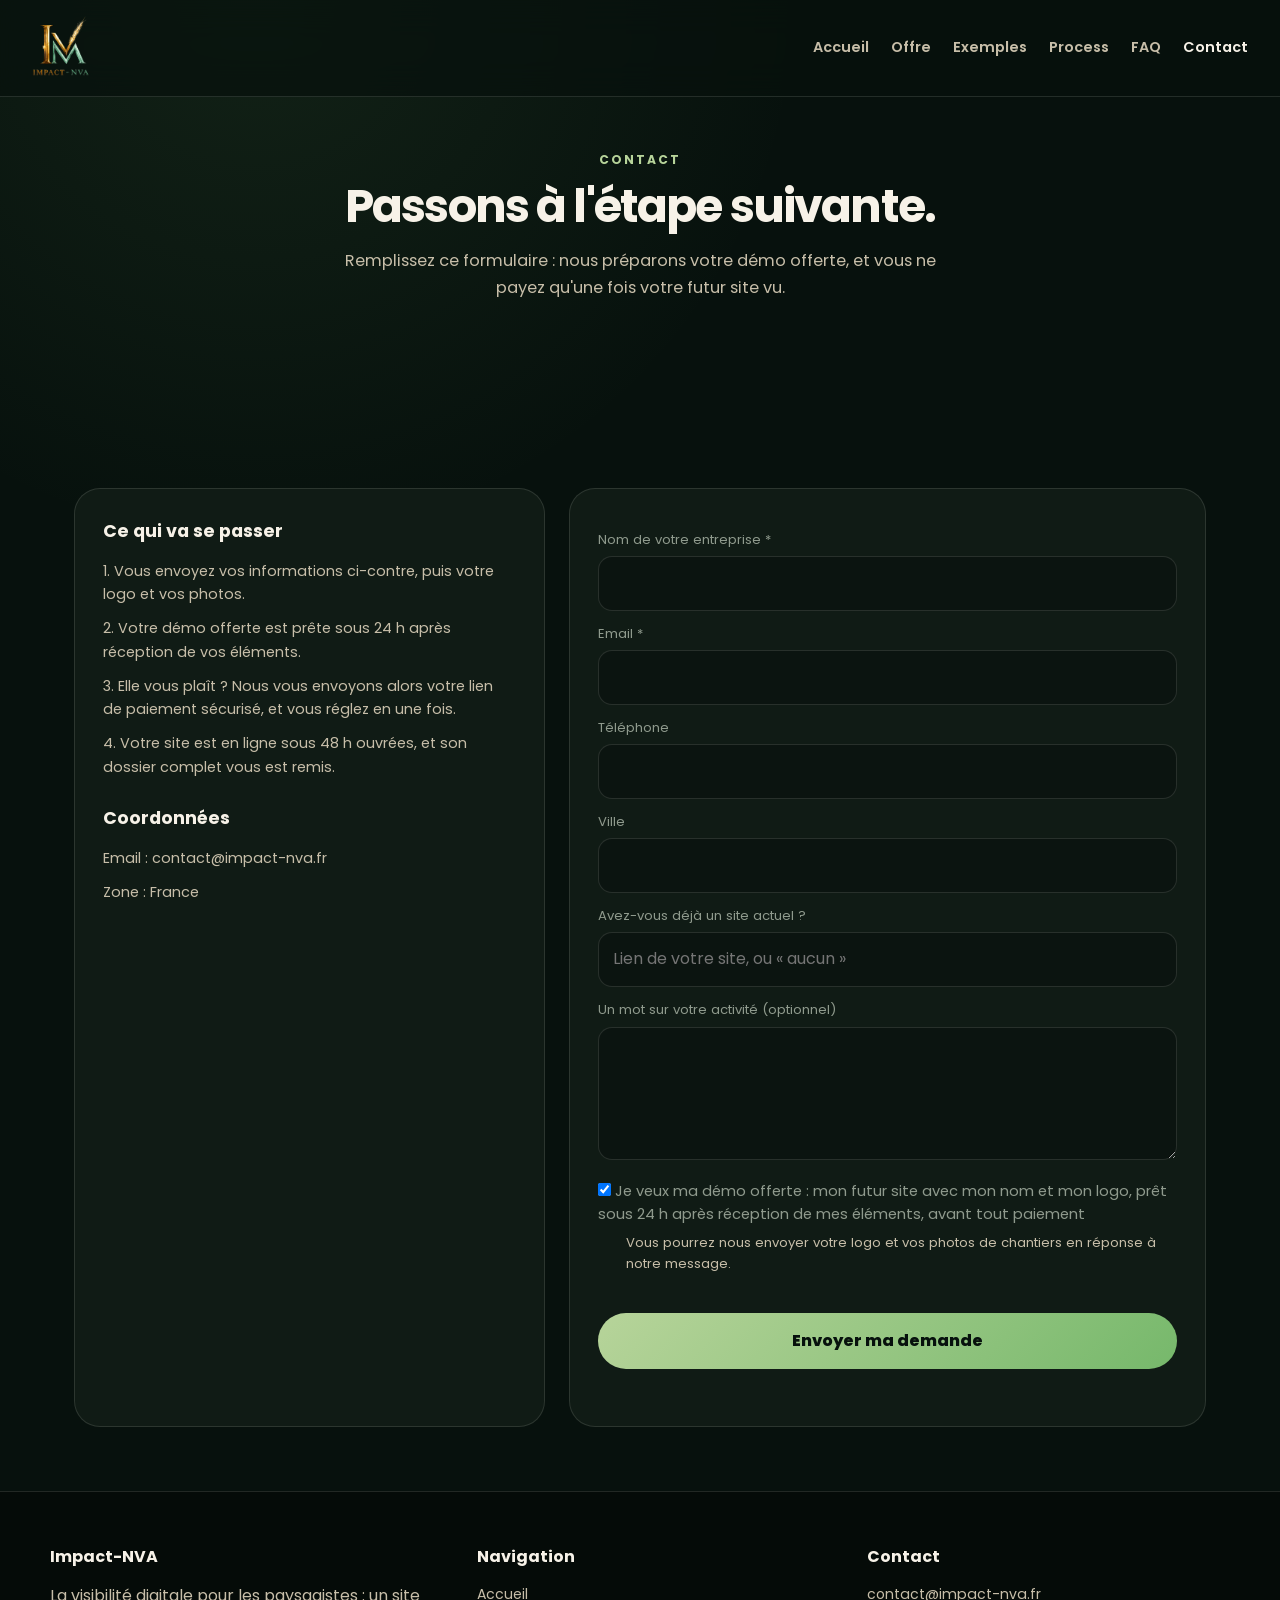
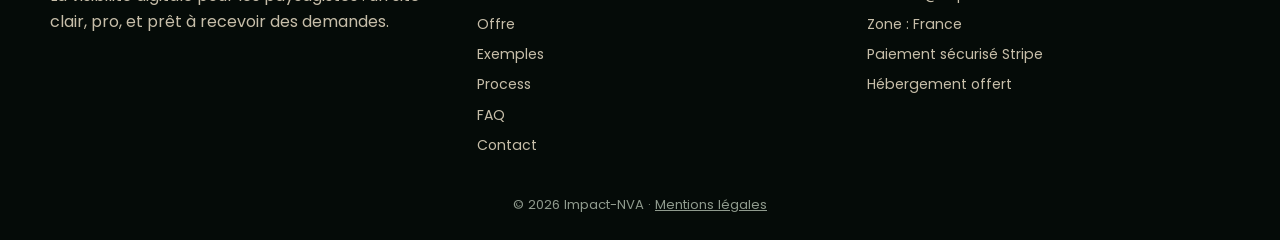
<file: contact.html>
<!DOCTYPE html><html lang="fr"><head><meta charset="UTF-8" />
<meta http-equiv="X-UA-Compatible" content="IE=edge" />
<meta name="viewport" content="width=device-width, initial-scale=1.0" />
<!-- Google Analytics (GA4) -->
<script async src="https://www.googletagmanager.com/gtag/js?id=G-NM40K2MB7Y"></script>
<script>
  window.dataLayer = window.dataLayer || [];
  function gtag(){dataLayer.push(arguments);}
  gtag('js', new Date());
  gtag('config', 'G-NM40K2MB7Y');
</script>

<link rel="preconnect" href="https://fonts.googleapis.com" />
<link rel="preconnect" href="https://fonts.gstatic.com" crossorigin />
<link rel="stylesheet" href="https://fonts.googleapis.com/css2?family=Poppins:wght@400;500;600;700;800&display=swap" />
<link rel="icon" type="image/png" href="assets/images/logo-impact.png" />
<link rel="apple-touch-icon" href="assets/images/logo-impact.png" />
<link rel="canonical" href="https://essentiel.impact-nva.fr/contact.html" />
<meta name="theme-color" content="#07110d" />
<link rel="stylesheet" href="assets/css/style.css?v=21112026" />
<title>Contact – Commander mon site | Impact-NVA V1 Essentiel</title>
<meta name="description" content="Envoyez-nous les informations de votre activité : votre démo offerte est prête sous 24 h, avant tout paiement." />
<meta property="og:type" content="website" />
<meta property="og:title" content="Contact – Commander mon site | Impact-NVA V1 Essentiel" />
<meta property="og:description" content="Envoyez-nous les informations de votre activité : votre démo offerte est prête sous 24 h, avant tout paiement." />
<meta property="og:url" content="https://essentiel.impact-nva.fr/contact.html" />
<meta property="og:locale" content="fr_FR" />
<meta name="twitter:card" content="summary" />
<meta name="twitter:title" content="Contact – Commander mon site | Impact-NVA V1 Essentiel" />
<meta name="twitter:description" content="Envoyez-nous les informations de votre activité : votre démo offerte est prête sous 24 h, avant tout paiement." />
</head><body>
<header>
  <a class="nav-logo" href="index.html"><img src="assets/images/logo-impact.png" alt="Impact-NVA" class="logo-img"></a>
  <nav class="nav-links">
    <a href="index.html">Accueil</a>
    <a href="offer.html">Offre</a>
    <a href="examples.html">Exemples</a>
    <a href="process.html">Process</a>
    <a href="faq.html">FAQ</a>
    <a class="active" href="contact.html">Contact</a>
  </nav>
  <button class="nav-toggle" aria-label="Ouvrir le menu"><i class="fas fa-bars"></i></button>
</header>

<main>
  <section class="section" style="padding-top:150px">
    <div class="container center">
      <div class="eyebrow">Contact</div>
      <h1 class="section-title">Passons à l'étape suivante.</h1>
      <p class="section-lead">Remplissez ce formulaire&nbsp;: nous préparons votre démo offerte, et vous ne payez qu'une fois votre futur site vu.</p>
    </div>
  </section>

  <section class="section compact">
    <div class="container contact-section">
      <div class="contact-details">
        <h3>Ce qui va se passer</h3>
        <ul>
          <li>1. Vous envoyez vos informations ci-contre, puis votre logo et vos photos.</li>
          <li>2. Votre démo offerte est prête sous 24&nbsp;h après réception de vos éléments.</li>
          <li>3. Elle vous plaît&nbsp;? Nous vous envoyons alors votre lien de paiement sécurisé, et vous réglez en une fois.</li>
          <li>4. Votre site est en ligne sous 48&nbsp;h ouvrées, et son dossier complet vous est remis.</li>
        </ul>
        <h3 style="margin-top:24px">Coordonnées</h3>
        <ul>
          <li>Email : <a data-email href="#">contact@impact-nva.fr</a></li>
          <li>Zone : <span data-zone>France</span></li>
        </ul>
      </div>

      <form id="contact-form" class="contact-form">
        <input type="hidden" name="offre" value="V1 Essentiel">
        <div class="hp-field"><label>Ne pas remplir</label><input type="text" name="site_web" tabindex="-1" autocomplete="off"></div>

        <label for="entreprise">Nom de votre entreprise *</label>
        <input type="text" id="entreprise" name="entreprise" required>

        <label for="email">Email *</label>
        <input type="email" id="email" name="email" required>

        <label for="telephone">Téléphone</label>
        <input type="tel" id="telephone" name="telephone">

        <label for="ville">Ville</label>
        <input type="text" id="ville" name="ville">

        <label for="domaine">Avez-vous déjà un site actuel ?</label>
        <input type="text" id="domaine" name="domaine" placeholder="Lien de votre site, ou « aucun »">

        <label for="message">Un mot sur votre activité (optionnel)</label>
        <textarea id="message" name="message" rows="4"></textarea>

        <label class="case-demo">
          <input type="checkbox" name="demo" value="oui" checked>
          <span>Je veux ma démo offerte&nbsp;: mon futur site avec mon nom et mon logo, prêt sous 24&nbsp;h après réception de mes éléments, avant tout paiement</span>
        </label>
        <p class="case-demo-note">
          Vous pourrez nous envoyer votre logo et vos photos de chantiers en réponse à notre message.
        </p>

        <!-- Turnstile : cle de SITE, publique par nature, elle doit etre lisible ici.
             La cle SECRETE ne vit que dans le credential n8n "Impact-NVA - Turnstile secret".
             Un jeton ne vaut que 300 s ; refresh-expired/timeout le refabriquent tout seuls. -->
        <div class="cf-turnstile" id="verif" data-sitekey="0x4AAAAAAF8Fa2WBlUY8qKIa"
             data-theme="auto" data-refresh-expired="auto" data-refresh-timeout="auto"></div>

        <button type="submit">Envoyer ma demande</button>
        <p class="form-status"></p>
      </form>
    </div>
  </section>
</main>

<footer>
  <div class="footer-content">
    <div class="footer-col">
      <h4><span data-brand>Impact-NVA</span></h4>
      <p>La visibilité digitale pour les paysagistes : un site clair, pro, et prêt à recevoir des demandes.</p>
    </div>
    <div class="footer-col">
      <h4>Navigation</h4>
      <ul>
        <li><a href="index.html">Accueil</a></li>
        <li><a href="offer.html">Offre</a></li>
        <li><a href="examples.html">Exemples</a></li>
        <li><a href="process.html">Process</a></li>
        <li><a href="faq.html">FAQ</a></li>
        <li><a href="contact.html">Contact</a></li>
      </ul>
    </div>
    <div class="footer-col">
      <h4>Contact</h4>
      <ul>
        <li><a data-email href="#">contact@impact-nva.fr</a></li>
        <li>Zone : <span data-zone>France</span></li>
        <li>Paiement sécurisé Stripe</li>
        <li>Hébergement offert</li>
      </ul>
    </div>
  </div>
  <div class="footer-bottom">© 2026 Impact-NVA · <a href="https://impact-nva.fr/mentions-legales.html">Mentions légales</a></div>
</footer>

<script src="config.js"></script>
<script src="js/config-apply.js"></script>
<!-- Turnstile : verification anti-robot. Le script doit venir de cette URL exacte (doc Cloudflare). -->
<script src="https://challenges.cloudflare.com/turnstile/v0/api.js" async defer></script>
<script src="assets/js/main.js"></script>
</body></html>
</file>
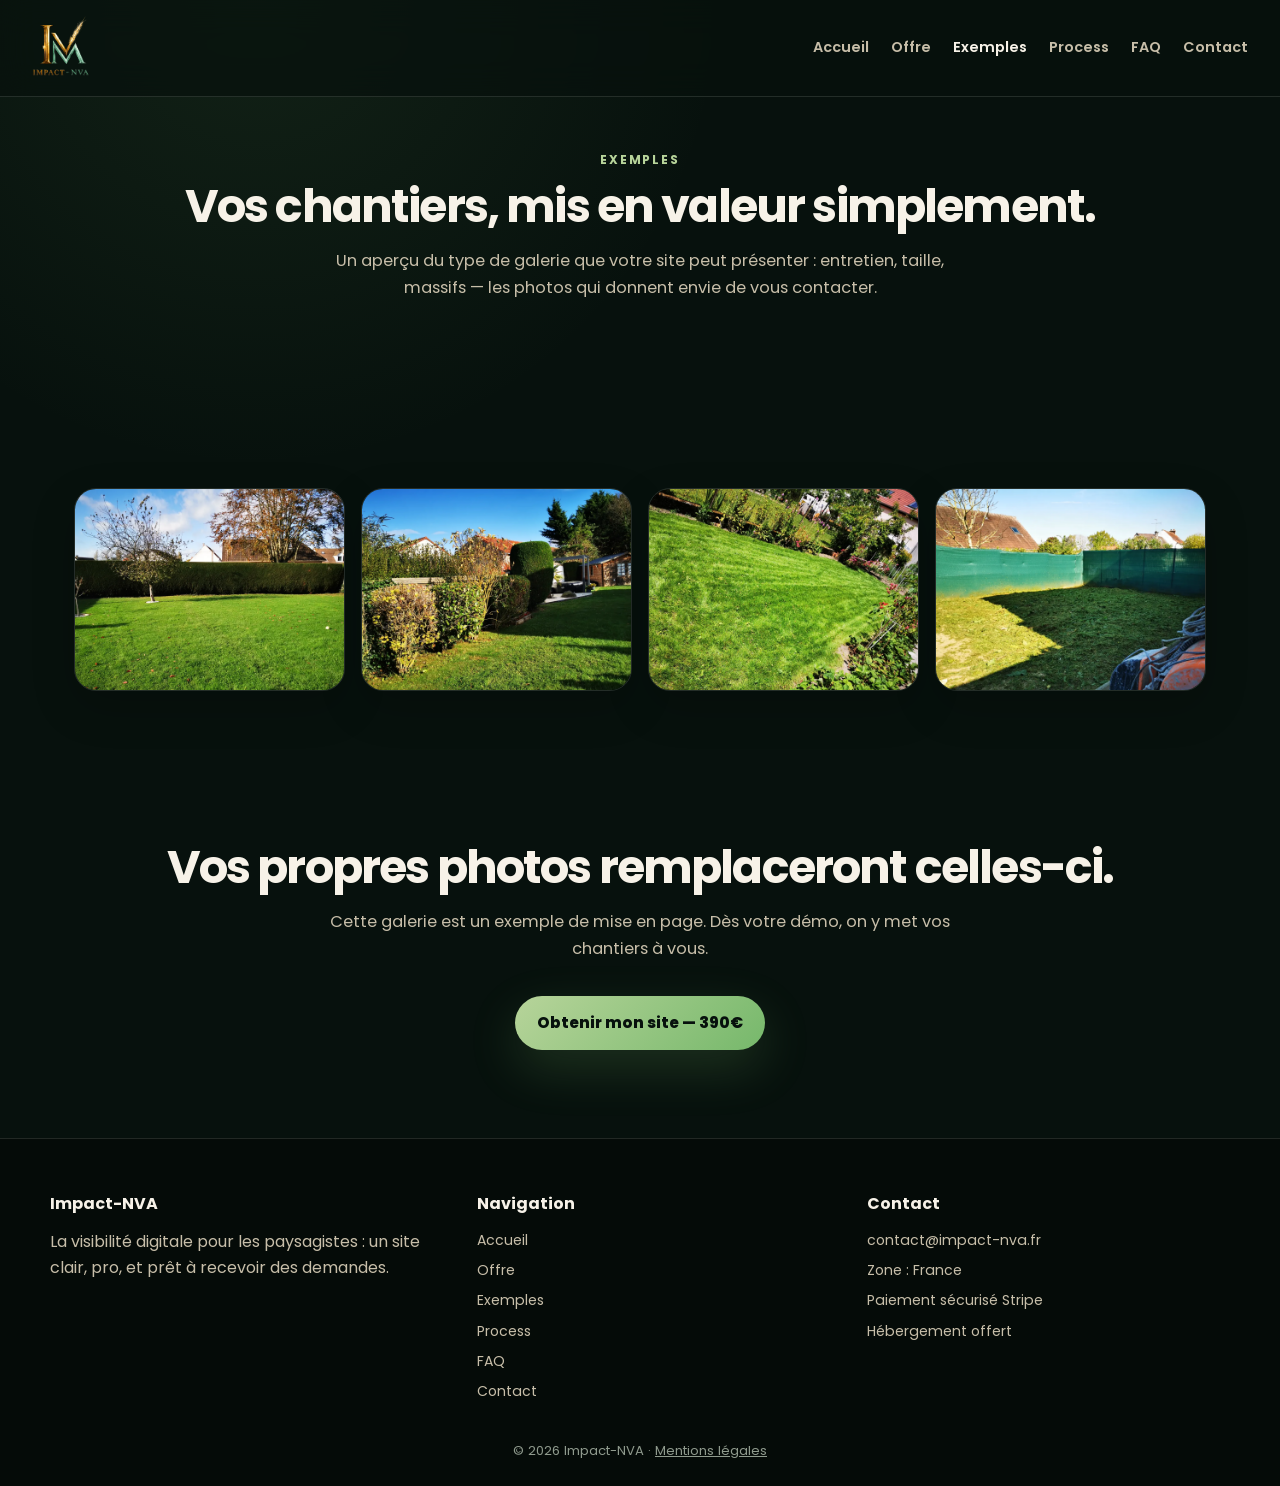
<file: examples.html>
<!DOCTYPE html><html lang="fr"><head><meta charset="UTF-8" />
<meta http-equiv="X-UA-Compatible" content="IE=edge" />
<meta name="viewport" content="width=device-width, initial-scale=1.0" />
<!-- Google Analytics (GA4) -->
<script async src="https://www.googletagmanager.com/gtag/js?id=G-NM40K2MB7Y"></script>
<script>
  window.dataLayer = window.dataLayer || [];
  function gtag(){dataLayer.push(arguments);}
  gtag('js', new Date());
  gtag('config', 'G-NM40K2MB7Y');
</script>

<link rel="preconnect" href="https://fonts.googleapis.com" />
<link rel="preconnect" href="https://fonts.gstatic.com" crossorigin />
<link rel="stylesheet" href="https://fonts.googleapis.com/css2?family=Poppins:wght@400;500;600;700;800&display=swap" />
<link rel="icon" type="image/png" href="assets/images/logo-impact.png" />
<link rel="apple-touch-icon" href="assets/images/logo-impact.png" />
<link rel="canonical" href="https://essentiel.impact-nva.fr/examples.html" />
<meta name="theme-color" content="#07110d" />
<link rel="stylesheet" href="assets/css/style.css?v=21112026" />
<title>Exemples de réalisations | Impact-NVA V1 Essentiel</title>
<meta name="description" content="Aperçu du rendu possible pour votre futur site vitrine de paysagiste : galerie de réalisations, entretien, taille, massifs." />
<meta property="og:type" content="website" />
<meta property="og:title" content="Exemples de réalisations | Impact-NVA V1 Essentiel" />
<meta property="og:description" content="Aperçu du rendu possible pour votre futur site vitrine de paysagiste." />
<meta property="og:url" content="https://essentiel.impact-nva.fr/examples.html" />
<meta property="og:locale" content="fr_FR" />
<meta property="og:image" content="https://essentiel.impact-nva.fr/assets/images/exemple-1.webp" />
<meta name="twitter:card" content="summary_large_image" />
<meta name="twitter:title" content="Exemples de réalisations | Impact-NVA V1 Essentiel" />
<meta name="twitter:description" content="Aperçu du rendu possible pour votre futur site vitrine de paysagiste." />
<meta name="twitter:image" content="https://essentiel.impact-nva.fr/assets/images/exemple-1.webp" />
</head><body>
<header>
  <a class="nav-logo" href="index.html"><img src="assets/images/logo-impact.png" alt="Impact-NVA" class="logo-img"></a>
  <nav class="nav-links">
    <a href="index.html">Accueil</a>
    <a href="offer.html">Offre</a>
    <a class="active" href="examples.html">Exemples</a>
    <a href="process.html">Process</a>
    <a href="faq.html">FAQ</a>
    <a href="contact.html">Contact</a>
  </nav>
  <button class="nav-toggle" aria-label="Ouvrir le menu"><i class="fas fa-bars"></i></button>
</header>

<main>
  <section class="section" style="padding-top:150px">
    <div class="container center">
      <div class="eyebrow">Exemples</div>
      <h1 class="section-title">Vos chantiers, mis en valeur simplement.</h1>
      <p class="section-lead">Un aperçu du type de galerie que votre site peut présenter : entretien, taille, massifs — les photos qui donnent envie de vous contacter.</p>
    </div>
  </section>

  <section class="section compact">
    <div class="container">
      <div class="gallery-simple">
        <div class="g-item"><img loading="lazy" src="assets/images/exemple-1.webp" alt="Entretien de pelouse et taille de haie"></div>
        <div class="g-item"><img loading="lazy" src="assets/images/exemple-2.webp" alt="Taille et mise en forme d'arbustes"></div>
        <div class="g-item"><img loading="lazy" src="assets/images/exemple-3.webp" alt="Entretien de pelouse et massifs"></div>
        <div class="g-item"><img loading="lazy" src="assets/images/apres.webp" alt="Pelouse fraîchement entretenue"></div>
      </div>
    </div>
  </section>

  <section class="section">
    <div class="container center">
      <h2 class="section-title">Vos propres photos remplaceront celles-ci.</h2>
      <p class="section-lead">Cette galerie est un exemple de mise en page. Dès votre démo, on y met vos chantiers à vous.</p>
      <a href="offer.html" class="cta-button">Obtenir mon site — 390€</a>
    </div>
  </section>
</main>

<footer>
  <div class="footer-content">
    <div class="footer-col">
      <h4><span data-brand>Impact-NVA</span></h4>
      <p>La visibilité digitale pour les paysagistes : un site clair, pro, et prêt à recevoir des demandes.</p>
    </div>
    <div class="footer-col">
      <h4>Navigation</h4>
      <ul>
        <li><a href="index.html">Accueil</a></li>
        <li><a href="offer.html">Offre</a></li>
        <li><a href="examples.html">Exemples</a></li>
        <li><a href="process.html">Process</a></li>
        <li><a href="faq.html">FAQ</a></li>
        <li><a href="contact.html">Contact</a></li>
      </ul>
    </div>
    <div class="footer-col">
      <h4>Contact</h4>
      <ul>
        <li><a data-email href="#">contact@impact-nva.fr</a></li>
        <li>Zone : <span data-zone>France</span></li>
        <li>Paiement sécurisé Stripe</li>
        <li>Hébergement offert</li>
      </ul>
    </div>
  </div>
  <div class="footer-bottom">© 2026 Impact-NVA · <a href="https://impact-nva.fr/mentions-legales.html">Mentions légales</a></div>
</footer>

<script src="config.js"></script>
<script src="js/config-apply.js"></script>
<script src="assets/js/main.js"></script>
</body></html>
</file>
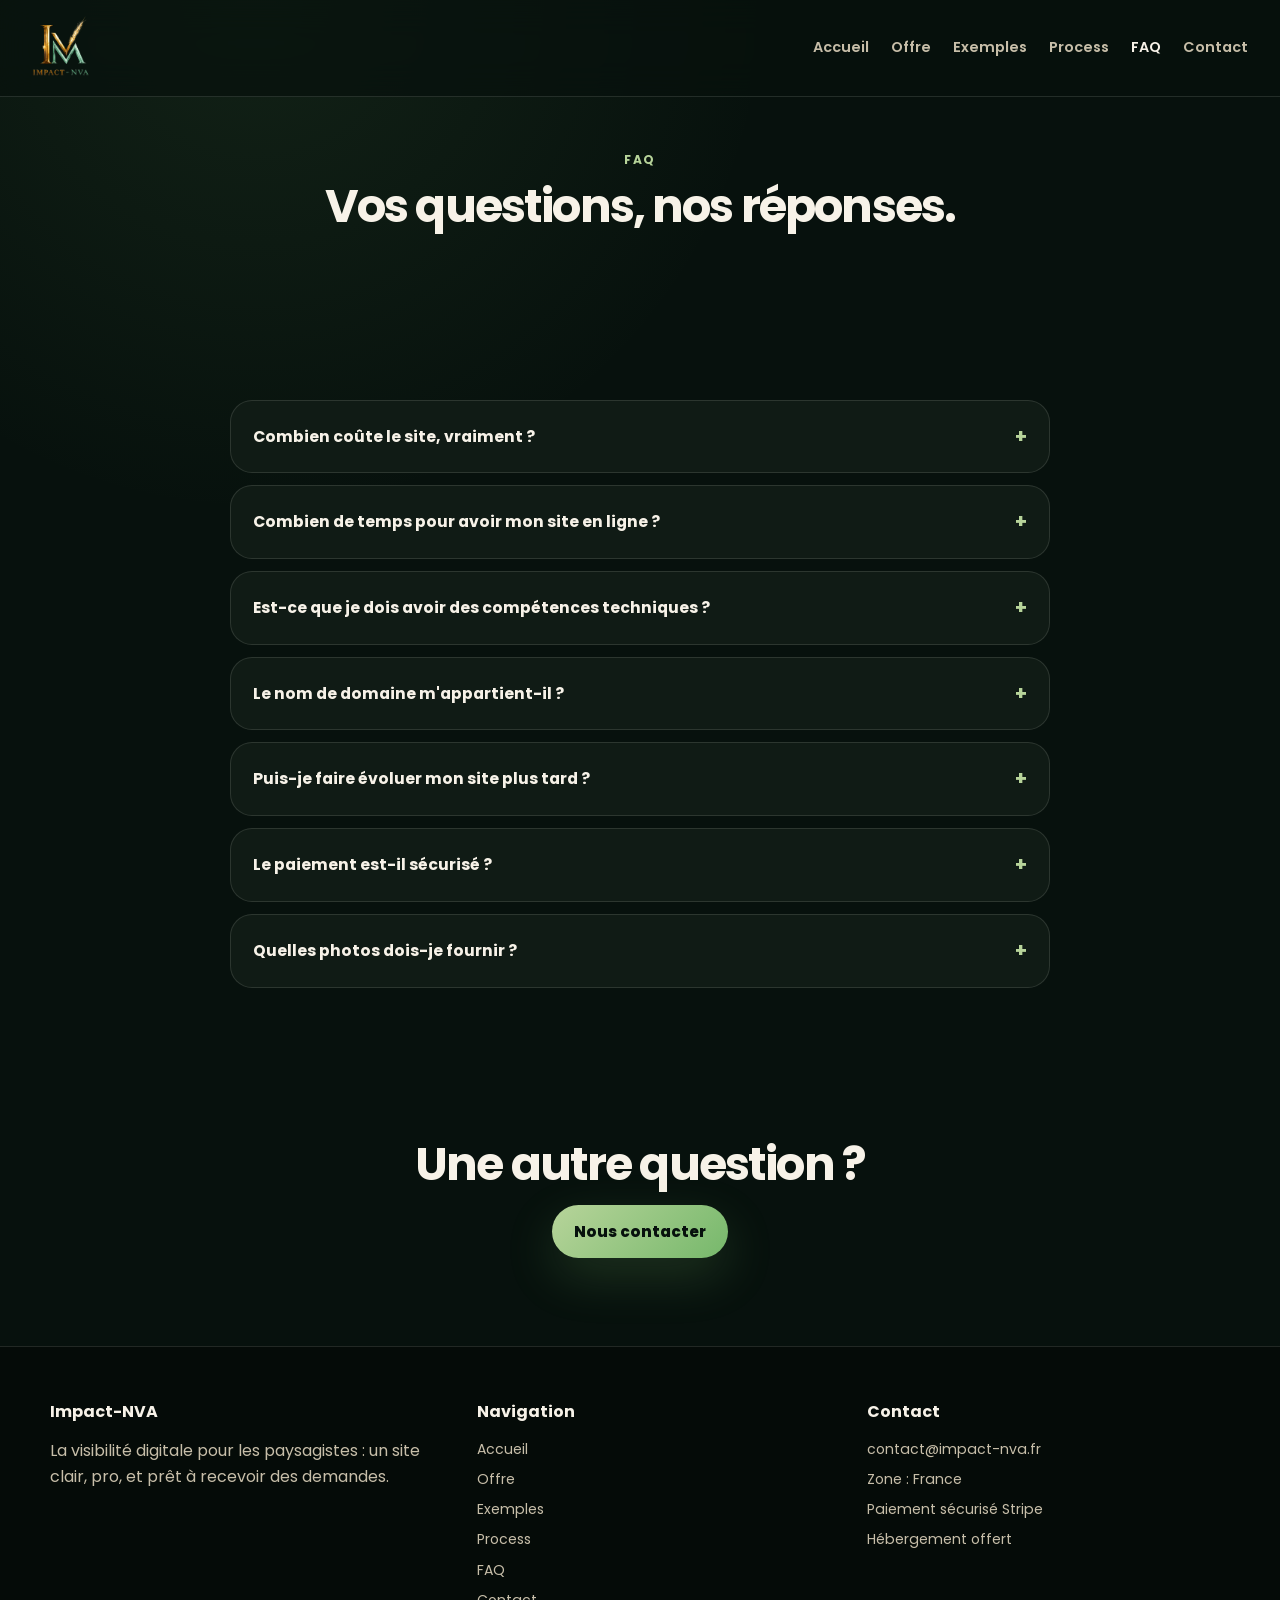
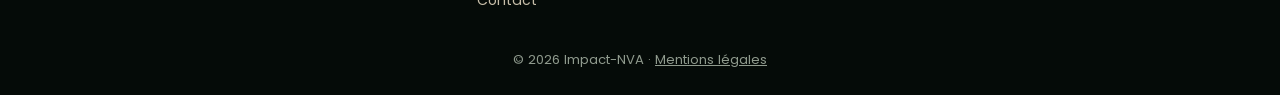
<file: faq.html>
<!DOCTYPE html><html lang="fr"><head><meta charset="UTF-8" />
<meta http-equiv="X-UA-Compatible" content="IE=edge" />
<meta name="viewport" content="width=device-width, initial-scale=1.0" />
<!-- Google Analytics (GA4) -->
<script async src="https://www.googletagmanager.com/gtag/js?id=G-NM40K2MB7Y"></script>
<script>
  window.dataLayer = window.dataLayer || [];
  function gtag(){dataLayer.push(arguments);}
  gtag('js', new Date());
  gtag('config', 'G-NM40K2MB7Y');
</script>

<link rel="preconnect" href="https://fonts.googleapis.com" />
<link rel="preconnect" href="https://fonts.gstatic.com" crossorigin />
<link rel="stylesheet" href="https://fonts.googleapis.com/css2?family=Poppins:wght@400;500;600;700;800&display=swap" />
<link rel="icon" type="image/png" href="assets/images/logo-impact.png" />
<link rel="apple-touch-icon" href="assets/images/logo-impact.png" />
<link rel="canonical" href="https://essentiel.impact-nva.fr/faq.html" />
<meta name="theme-color" content="#07110d" />
<link rel="stylesheet" href="assets/css/style.css?v=21112026" />
<title>Questions fréquentes | Impact-NVA V1 Essentiel</title>
<meta name="description" content="Prix, délais, propriété du domaine, mises à jour : les réponses aux questions les plus fréquentes sur l'offre V1 Essentiel." />
<meta property="og:type" content="website" />
<meta property="og:title" content="Questions fréquentes | Impact-NVA V1 Essentiel" />
<meta property="og:description" content="Prix, délais, propriété du domaine : les réponses aux questions les plus fréquentes sur l'offre V1 Essentiel." />
<meta property="og:url" content="https://essentiel.impact-nva.fr/faq.html" />
<meta property="og:locale" content="fr_FR" />
<meta property="og:image" content="https://essentiel.impact-nva.fr/assets/images/hero.jpg" />
<meta name="twitter:card" content="summary_large_image" />
<meta name="twitter:title" content="Questions fréquentes | Impact-NVA V1 Essentiel" />
<meta name="twitter:description" content="Prix, délais, propriété du domaine : les réponses aux questions les plus fréquentes sur l'offre V1 Essentiel." />
<meta name="twitter:image" content="https://essentiel.impact-nva.fr/assets/images/hero.jpg" />
<script type="application/ld+json">
{
  "@context": "https://schema.org",
  "@type": "FAQPage",
  "mainEntity": [
    {
      "@type": "Question",
      "name": "Combien coûte le site, vraiment ?",
      "acceptedAnswer": {
        "@type": "Answer",
        "text": "390 €, en un seul paiement, textes compris. Il faut ajouter le nom de domaine, acheté à votre nom chez OVH, environ 10 à 15 € par an. Aucun abonnement obligatoire."
      }
    },
    {
      "@type": "Question",
      "name": "Combien de temps pour avoir mon site en ligne ?",
      "acceptedAnswer": {
        "@type": "Answer",
        "text": "Votre démo offerte est prête sous 24 h après réception de vos éléments (logo, photos, prestations, coordonnées). Une fois la démo validée et payée, votre site est en ligne sous 48 h ouvrées."
      }
    },
    {
      "@type": "Question",
      "name": "Est-ce que je dois avoir des compétences techniques ?",
      "acceptedAnswer": {
        "@type": "Answer",
        "text": "Non. Vous envoyez vos éléments, Impact-NVA s'occupe de la création, de l'hébergement et de la mise en ligne."
      }
    },
    {
      "@type": "Question",
      "name": "Le nom de domaine m'appartient-il ?",
      "acceptedAnswer": {
        "@type": "Answer",
        "text": "Oui. Il est acheté chez OVH, à votre nom. Vous en restez propriétaire, indépendamment d'Impact-NVA."
      }
    },
    {
      "@type": "Question",
      "name": "Puis-je faire évoluer mon site plus tard ?",
      "acceptedAnswer": {
        "@type": "Answer",
        "text": "Oui. Une modification simple (changer un texte, remplacer ou ajouter des photos sur une page existante, mettre à jour vos coordonnées, horaires ou services) coûte 50 €, publiée sous 48 h ouvrées. Une nouvelle page, une nouvelle section, une refonte ou une nouvelle fonctionnalité fait l'objet d'un devis. Aucun abonnement. Si vos besoins grandissent, les offres V2 Prestige et V3 Signature peuvent prendre le relais."
      }
    },
    {
      "@type": "Question",
      "name": "Le paiement est-il sécurisé ?",
      "acceptedAnswer": {
        "@type": "Answer",
        "text": "Oui, tous les paiements passent par Stripe, une solution de paiement reconnue et utilisée par des millions d'entreprises dans le monde."
      }
    },
    {
      "@type": "Question",
      "name": "Quelles photos dois-je fournir ?",
      "acceptedAnswer": {
        "@type": "Answer",
        "text": "Quelques photos de vos chantiers ou réalisations, si possible nettes et bien éclairées. Impact-NVA dit lesquelles conviennent le mieux avant de préparer la démo."
      }
    }
  ]
}
</script>
</head><body>
<header>
  <a class="nav-logo" href="index.html"><img src="assets/images/logo-impact.png" alt="Impact-NVA" class="logo-img"></a>
  <nav class="nav-links">
    <a href="index.html">Accueil</a>
    <a href="offer.html">Offre</a>
    <a href="examples.html">Exemples</a>
    <a href="process.html">Process</a>
    <a class="active" href="faq.html">FAQ</a>
    <a href="contact.html">Contact</a>
  </nav>
  <button class="nav-toggle" aria-label="Ouvrir le menu"><i class="fas fa-bars"></i></button>
</header>

<main>
  <section class="section" style="padding-top:150px">
    <div class="container center">
      <div class="eyebrow">FAQ</div>
      <h1 class="section-title">Vos questions, nos réponses.</h1>
    </div>
  </section>

  <section class="section compact">
    <div class="container">
      <div class="faq-wrap">
        <div class="faq-item">
          <div class="faq-question"><span>Combien coûte le site, vraiment ?</span><span class="plus">+</span></div>
          <div class="faq-answer"><p>390 €, en un seul paiement, textes compris. Il faut ajouter le nom de domaine, acheté à votre nom chez OVH, environ 10 à 15 € par an. Aucun abonnement obligatoire.</p></div>
        </div>
        <div class="faq-item">
          <div class="faq-question"><span>Combien de temps pour avoir mon site en ligne ?</span><span class="plus">+</span></div>
          <div class="faq-answer"><p>Votre démo offerte est prête sous 24 h après réception de vos éléments (logo, photos, prestations, coordonnées). Une fois la démo validée et payée, votre site est en ligne sous 48 h ouvrées.</p></div>
        </div>
        <div class="faq-item">
          <div class="faq-question"><span>Est-ce que je dois avoir des compétences techniques ?</span><span class="plus">+</span></div>
          <div class="faq-answer"><p>Non. Vous envoyez vos éléments, on s'occupe de tout : textes, création, hébergement, mise en ligne.</p></div>
        </div>
        <div class="faq-item">
          <div class="faq-question"><span>Le nom de domaine m'appartient-il ?</span><span class="plus">+</span></div>
          <div class="faq-answer"><p>Oui. Il est acheté chez OVH, à votre nom. Vous en restez propriétaire, indépendamment d'Impact-NVA.</p></div>
        </div>
        <div class="faq-item">
          <div class="faq-question"><span>Puis-je faire évoluer mon site plus tard ?</span><span class="plus">+</span></div>
          <div class="faq-answer"><p>Oui. Une modification simple (changer un texte, remplacer ou ajouter des photos sur une page existante, mettre à jour vos coordonnées, horaires ou services) coûte 50&nbsp;€, publiée sous 48&nbsp;h ouvrées. Une nouvelle page, une nouvelle section, une refonte ou une nouvelle fonctionnalité fait l'objet d'un devis. Aucun abonnement. Si vos besoins grandissent, les offres V2 Prestige et V3 Signature peuvent prendre le relais.</p></div>
        </div>
        <div class="faq-item">
          <div class="faq-question"><span>Le paiement est-il sécurisé ?</span><span class="plus">+</span></div>
          <div class="faq-answer"><p>Oui, tous les paiements passent par Stripe, une solution de paiement reconnue et utilisée par des millions d'entreprises.</p></div>
        </div>
        <div class="faq-item">
          <div class="faq-question"><span>Quelles photos dois-je fournir ?</span><span class="plus">+</span></div>
          <div class="faq-answer"><p>Quelques photos de vos chantiers ou réalisations, si possible nettes et bien éclairées. On vous dit lesquelles conviennent le mieux avant de préparer votre démo.</p></div>
        </div>
      </div>
    </div>
  </section>

  <section class="section">
    <div class="container center">
      <h2 class="section-title">Une autre question ?</h2>
      <a href="contact.html" class="cta-button">Nous contacter</a>
    </div>
  </section>
</main>

<footer>
  <div class="footer-content">
    <div class="footer-col">
      <h4><span data-brand>Impact-NVA</span></h4>
      <p>La visibilité digitale pour les paysagistes : un site clair, pro, et prêt à recevoir des demandes.</p>
    </div>
    <div class="footer-col">
      <h4>Navigation</h4>
      <ul>
        <li><a href="index.html">Accueil</a></li>
        <li><a href="offer.html">Offre</a></li>
        <li><a href="examples.html">Exemples</a></li>
        <li><a href="process.html">Process</a></li>
        <li><a href="faq.html">FAQ</a></li>
        <li><a href="contact.html">Contact</a></li>
      </ul>
    </div>
    <div class="footer-col">
      <h4>Contact</h4>
      <ul>
        <li><a data-email href="#">contact@impact-nva.fr</a></li>
        <li>Zone : <span data-zone>France</span></li>
        <li>Paiement sécurisé Stripe</li>
        <li>Hébergement offert</li>
      </ul>
    </div>
  </div>
  <div class="footer-bottom">© 2026 Impact-NVA · <a href="https://impact-nva.fr/mentions-legales.html">Mentions légales</a></div>
</footer>

<script src="config.js"></script>
<script src="js/config-apply.js"></script>
<script src="assets/js/main.js"></script>
</body></html>
</file>
<file: assets/css/style.css>
:root{
  --bg:#07110d;
  --bg-2:#0b1711;
  --panel:#101b15;
  --panel-2:#132219;
  --text:#f7f2e8;
  --muted:#c7bea9;
  --soft:#8f9a8d;
  --line:rgba(247,242,232,.12);
  --green:#76b86b;
  --green-2:#b7d49a;
  --gold:#d8b76a;
  --shadow:0 30px 80px rgba(0,0,0,.35);
  --radius:28px;
  --max:1180px;
}
*{box-sizing:border-box;margin:0;padding:0}
html{scroll-behavior:smooth;-webkit-font-smoothing:antialiased}
body{font-family:'Poppins',system-ui,sans-serif;background:radial-gradient(circle at 20% 0%,rgba(118,184,107,.10),transparent 26%),var(--bg);color:var(--text);line-height:1.65;overflow-x:hidden}
a{color:inherit;text-decoration:none}
p{color:var(--muted)}
img{max-width:100%;display:block}
ul{list-style:none}

.container{max-width:var(--max);margin:0 auto;padding:0 24px}
.section{padding:88px 0}
.section.compact{padding:64px 0}
.eyebrow{letter-spacing:.16em;text-transform:uppercase;color:var(--green-2);font-size:.76rem;font-weight:700;margin-bottom:12px}
.section-title{font-size:clamp(1.9rem,3.6vw,3.2rem);line-height:1.08;letter-spacing:-.04em;margin-bottom:16px}
.section-lead{max-width:640px;color:var(--muted);font-size:1.02rem;margin-bottom:34px}
.center{text-align:center}
.center .section-lead{margin-left:auto;margin-right:auto}

/* Header */
header{position:fixed;top:0;left:0;width:100%;z-index:1000;padding:16px 32px;display:flex;justify-content:space-between;align-items:center;background:rgba(7,17,13,.72);backdrop-filter:blur(18px);border-bottom:1px solid var(--line)}
.nav-logo{display:flex;align-items:center}
.logo-img{height:64px;width:auto;display:block}
.nav-links{display:flex;gap:22px;align-items:center}
.nav-links a{color:var(--muted);font-weight:600;font-size:.9rem}
.nav-links a:hover,.nav-links a.active{color:var(--text)}
.nav-toggle{display:none;color:var(--text);font-size:1.4rem;cursor:pointer;background:none;border:none}

/* Buttons */
.cta-button,.ghost-button{display:inline-flex;align-items:center;justify-content:center;gap:10px;border-radius:999px;padding:14px 22px;font-weight:800;font-size:.95rem;transition:.25s ease;cursor:pointer;border:none;font-family:inherit}
.cta-button{background:linear-gradient(135deg,var(--green-2),var(--green));color:#07110d;box-shadow:0 18px 50px rgba(118,184,107,.20)}
.cta-button:hover{transform:translateY(-2px);box-shadow:0 24px 70px rgba(118,184,107,.30)}
.ghost-button{border:1px solid var(--line);color:var(--text);background:rgba(255,255,255,.03)}
.ghost-button:hover{border-color:rgba(183,212,154,.45);background:rgba(183,212,154,.08)}

/* Hero — colonne unique, plus simple que V2/V3 (pas de carte prix flottante) */
.hero{min-height:86vh;padding:150px 0 70px;position:relative;display:flex;align-items:center;overflow:hidden;text-align:center}
.hero:before{content:"";position:absolute;inset:0;background:linear-gradient(180deg,rgba(7,17,13,.88) 0%,rgba(7,17,13,.72) 55%,var(--bg) 100%),url('../images/hero.jpg') center/cover no-repeat;z-index:-1}
.hero-inner{max-width:760px;margin:0 auto}
.hero-title{font-size:clamp(2.2rem,5.5vw,3.6rem);letter-spacing:-.04em;line-height:1.08;font-weight:800}
.hero-title span{color:var(--green-2)}
.hero-subtitle{font-size:clamp(1rem,1.6vw,1.15rem);color:#ded5c2;margin:20px auto 28px;max-width:560px}
.hero-badges{display:flex;justify-content:center;gap:12px;flex-wrap:wrap;margin-bottom:30px}
.hero-badge{background:rgba(16,27,21,.7);border:1px solid var(--line);border-radius:999px;padding:9px 18px;font-size:.85rem;font-weight:700;color:var(--muted);backdrop-filter:blur(8px)}
.hero-badge strong{color:var(--text)}
.hero-actions{display:flex;justify-content:center;gap:14px;flex-wrap:wrap}

/* Cards (section pourquoi) */
.card-grid{display:grid;grid-template-columns:repeat(4,1fr);gap:16px}
.card{background:linear-gradient(180deg,rgba(255,255,255,.05),rgba(255,255,255,.02));border:1px solid var(--line);border-radius:var(--radius);padding:26px;box-shadow:0 20px 60px rgba(0,0,0,.18);transition:.25s ease}
.card:hover{transform:translateY(-4px);border-color:rgba(183,212,154,.30)}
.card-icon{font-size:1.5rem;color:var(--green-2);margin-bottom:16px}
.card-title{font-size:1.08rem;letter-spacing:-.02em;margin-bottom:8px}
.card-desc{font-size:.92rem}

/* Galerie simple — grille classique, pas de masonry (réservée V2/V3) */
.gallery-simple{display:grid;grid-template-columns:repeat(auto-fit,minmax(260px,1fr));gap:16px}
.gallery-simple .g-item{border-radius:22px;overflow:hidden;border:1px solid var(--line);box-shadow:0 16px 44px rgba(0,0,0,.20);aspect-ratio:4/3}
.gallery-simple img{width:100%;height:100%;object-fit:cover;transition:transform .5s ease}
.gallery-simple .g-item:hover img{transform:scale(1.06)}
.cta-row{text-align:center;margin-top:32px}

/* Offre — carte détaillée de l'Essentiel */
.price-card{max-width:560px;margin:0 auto;border-radius:36px;padding:38px;background:linear-gradient(135deg,rgba(183,212,154,.14),rgba(255,255,255,.04));border:1px solid rgba(183,212,154,.24);box-shadow:var(--shadow);text-align:center}
.price-card .eyebrow{justify-content:center}
.price{font-size:3.4rem;font-weight:800;color:var(--text);line-height:1}
.price-note{color:var(--muted);margin:10px 0 24px}
.included{display:grid;gap:10px;text-align:left;margin-bottom:26px}
.included li{background:rgba(255,255,255,.04);border:1px solid var(--line);border-radius:16px;padding:12px 14px;color:var(--muted);font-size:.92rem}
.included li:before{content:"✓";color:var(--green-2);font-weight:800;margin-right:8px}

/* Les trois offres côte à côte, Essentiel mise en avant */
.offer-trio{display:grid;grid-template-columns:repeat(3,1fr);gap:16px;text-align:left;margin-top:8px}
.trio-card{display:flex;flex-direction:column;background:var(--panel);border:1px solid var(--line);border-radius:var(--radius);padding:28px}
.trio-card.is-current{background:linear-gradient(135deg,rgba(183,212,154,.14),rgba(255,255,255,.04));border-color:rgba(183,212,154,.45);box-shadow:var(--shadow)}
.trio-name{font-size:1.15rem;letter-spacing:-.02em}
.trio-for{font-size:.9rem;margin:4px 0 16px}
.trio-price{font-size:2.4rem;font-weight:800;line-height:1;margin-bottom:18px}
.trio-list{display:grid;gap:8px;margin-bottom:24px;flex-grow:1;align-content:start}
.trio-list li{font-size:.9rem;color:var(--muted)}
.trio-list li:before{content:"✓";color:var(--green-2);font-weight:800;margin-right:8px}
.modif-box{max-width:820px;margin:28px auto 0;text-align:left;background:var(--panel);border:1px solid var(--line);border-radius:22px;padding:22px 24px}
.modif-box h3{font-size:1rem;margin-bottom:6px}
.modif-box p{font-size:.92rem}
.modif-box ul{display:grid;gap:6px;margin-top:10px}
.modif-box li{font-size:.9rem;color:var(--muted)}
.modif-box li strong{color:var(--text)}

.trust-badges{display:flex;justify-content:center;align-items:center;gap:26px;flex-wrap:wrap;margin-top:30px}
.trust-badges img{height:22px;width:auto;filter:brightness(0) invert(1);opacity:.75}
.trust-badges span{color:var(--soft);font-size:.85rem;font-weight:600}

/* Process / timeline */
.timeline{display:grid;grid-template-columns:repeat(3,1fr);gap:16px}
.timeline-step{background:var(--panel);border:1px solid var(--line);border-radius:24px;padding:24px}
.step-number{font-size:1.8rem;color:var(--green-2);font-weight:800}
.step-title{font-size:1.02rem;margin:10px 0 6px}
.step-desc{font-size:.9rem;color:var(--muted)}

/* FAQ */
.faq-wrap{display:grid;gap:12px;max-width:820px;margin:0 auto}
.faq-item{background:var(--panel);border:1px solid var(--line);border-radius:22px;overflow:hidden}
.faq-question{display:flex;justify-content:space-between;gap:20px;align-items:center;padding:20px 22px;cursor:pointer;font-weight:700;color:var(--text);font-size:.98rem}
.faq-question .plus{color:var(--green-2);font-size:1.2rem;transition:transform .25s ease}
.faq-item.open .plus{transform:rotate(45deg)}
.faq-answer{max-height:0;overflow:hidden;transition:max-height .35s ease}
.faq-answer p{padding:0 22px 20px;font-size:.92rem}

/* Contact */
.contact-section{display:grid;grid-template-columns:.85fr 1.15fr;gap:24px}
.contact-details,.contact-form{background:var(--panel);border:1px solid var(--line);border-radius:26px;padding:28px}
.contact-details h3{font-size:1.1rem;margin-bottom:14px}
.contact-details ul{display:grid;gap:10px;font-size:.9rem;color:var(--muted)}
.contact-form label{display:block;font-size:.82rem;color:var(--soft);margin-bottom:6px;margin-top:12px}
.contact-form label:first-child{margin-top:0}
.contact-form input,.contact-form select,.contact-form textarea{width:100%;background:#0b1410;border:1px solid var(--line);border-radius:14px;padding:13px 14px;color:var(--text);font:inherit}
.contact-form input:focus,.contact-form select:focus,.contact-form textarea:focus{outline:none;border-color:rgba(183,212,154,.55)}
.contact-form button{width:100%;margin-top:20px;border:0;border-radius:999px;padding:15px;font:inherit;font-weight:800;background:linear-gradient(135deg,var(--green-2),var(--green));color:#07110d;cursor:pointer}
.contact-form button:disabled{opacity:.6;cursor:not-allowed}
.form-status{margin-top:12px;font-size:.88rem;font-weight:700;min-height:1.2em}
.form-status.loading{color:var(--muted)}
.form-status.success{color:var(--green-2)}
.form-status.error{color:#e08a8a}
.hp-field{position:absolute;left:-9999px;width:1px;height:1px;opacity:0}

/* Merci page */
.confirm-box{max-width:560px;margin:0 auto;text-align:center;background:var(--panel);border:1px solid var(--line);border-radius:32px;padding:48px 32px;box-shadow:var(--shadow)}
.confirm-icon{font-size:2.6rem;color:var(--green-2);margin-bottom:18px}

/* Footer */
footer{border-top:1px solid var(--line);padding:52px 24px 24px;background:#050b08}
.footer-content{max-width:var(--max);margin:0 auto;display:grid;grid-template-columns:1.1fr 1fr 1fr;gap:28px}
.footer-col h4{margin-bottom:12px;font-size:1rem}
.footer-col li{margin:7px 0;color:var(--muted);font-size:.88rem}
.footer-col a:hover{color:var(--text)}
.footer-bottom{text-align:center;color:var(--soft);font-size:.82rem;margin-top:30px}

/* Responsive */
@media(max-width:980px){
  .card-grid{grid-template-columns:repeat(2,1fr)}
  .gallery-simple{grid-template-columns:repeat(2,1fr)}
  .timeline{grid-template-columns:1fr}
  .offer-trio{grid-template-columns:1fr}
  .contact-section{grid-template-columns:1fr}
}
@media(max-width:768px){
  header{padding:14px 18px}
  .logo-img{height:52px}
  .nav-toggle{display:block}
  .nav-links{position:absolute;top:100%;right:18px;left:18px;background:rgba(7,17,13,.97);border:1px solid var(--line);border-radius:20px;padding:18px;display:grid;gap:14px;transform:translateY(-12px);opacity:0;pointer-events:none;transition:.25s ease}
  .nav-links.open{transform:none;opacity:1;pointer-events:auto}
  .hero{padding-top:120px}
  .card-grid,.gallery-simple{grid-template-columns:1fr}
  .section{padding:64px 0}
  .hero-actions{flex-direction:column;align-items:stretch}
  .cta-button,.ghost-button{width:100%}
  .trust-badges{gap:16px}
}

/* Case de demande de demo, dans le formulaire de contact. */
.case-demo{display:flex;gap:10px;align-items:flex-start;margin:18px 0 6px;cursor:pointer;font-weight:400}
.case-demo input{width:auto;margin:3px 0 0;flex:0 0 auto}
.case-demo span{font-size:.92rem;line-height:1.5}
.case-demo-note{margin:0 0 18px 28px;font-size:.82rem;color:var(--muted)}

/* Bande partenaires (reprise de la Signature et du Prestige, 21/11/2026) */
.partners{margin-top:34px;padding-top:26px;border-top:1px solid var(--line);text-align:center}
.partners-label{color:var(--soft);font-size:.8rem;letter-spacing:.1em;text-transform:uppercase;margin:0 0 20px}
.partners-logos{display:flex;flex-wrap:wrap;justify-content:center;align-items:center;gap:20px 56px;list-style:none;margin:0;padding:0}
.partner{display:flex;flex-direction:column;align-items:center;gap:8px;opacity:.85}
.partner:first-child{flex-direction:row;flex-wrap:wrap;justify-content:center;gap:4px 8px}
.partner:first-child .partner-role{flex-basis:100%}
.partner-github{width:32px;height:32px;color:var(--text)}
.partner-name{font-weight:700;font-size:1.25rem;color:var(--text);line-height:1}
.partner-img{height:28px;width:auto;object-fit:contain}
.partner-stripe{height:37px}
.partner-role{font-size:.7rem;letter-spacing:.08em;text-transform:uppercase;color:var(--soft)}
.partners-domaine{margin:20px 0 0;color:var(--muted);font-size:.88rem}
.footer-bottom a{color:inherit;text-decoration:underline}
</file>
